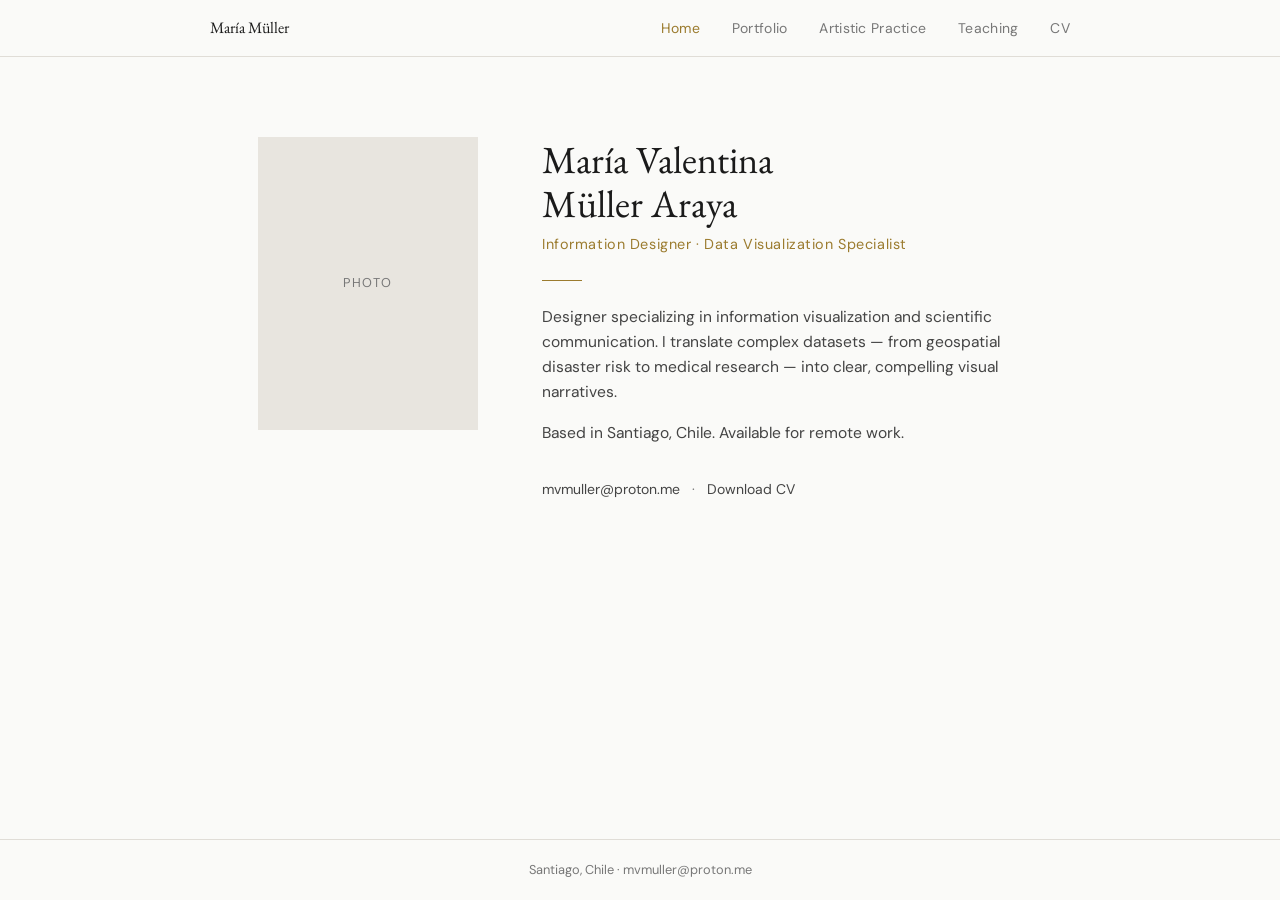
<file: index.html>
<!DOCTYPE html>
<html lang="en">
<head>
  <meta charset="UTF-8" />
  <meta name="viewport" content="width=device-width, initial-scale=1.0"/>
  <title>María Müller</title>
  <link rel="preconnect" href="https://fonts.googleapis.com">
  <link href="https://fonts.googleapis.com/css2?family=EB+Garamond:ital,wght@0,400;0,500;1,400&family=DM+Sans:wght@300;400;500&display=swap" rel="stylesheet">
  <link rel="stylesheet" href="style.css">
</head>
<body>

  <header>
    <nav>
      <a href="index.html" class="nav-name">María Müller</a>
      <ul>
        <li><a href="index.html" class="active">Home</a></li>
        <li><a href="portfolio.html">Portfolio</a></li>
        <li><a href="works.html">Artistic Practice</a></li>
        <li><a href="teaching.html">Teaching</a></li>
        <li><a href="cv/CV_MariaValentinaMuller_EN.pdf" target="_blank">CV</a></li>
      </ul>
    </nav>
  </header>

  <main class="home-layout">

    <div class="home-photo">
      <!-- Replace with your photo: <img src="photo.jpg" alt="María Müller"> -->
      <div class="photo-placeholder">
        <span>Photo</span>
      </div>
    </div>

    <div class="home-content">
      <h1>María Valentina<br>Müller Araya</h1>
      <p class="subtitle">Information Designer · Data Visualization Specialist</p>
      <div class="divider"></div>
      <p class="bio">
        Designer specializing in information visualization and scientific communication.
        I translate complex datasets — from geospatial disaster risk to medical research —
        into clear, compelling visual narratives.
      </p>
      <p class="bio">
        Based in Santiago, Chile. Available for remote work.
      </p>
      <div class="contact-links">
        <a href="mailto:mvmuller@proton.me">mvmuller@proton.me</a>
        <span class="sep">·</span>
        <a href="cv/CV_MariaValentinaMuller_EN.pdf" target="_blank">Download CV</a>
      </div>
    </div>

  </main>

  <footer>
    <p>Santiago, Chile · <a href="mailto:mvmuller@proton.me">mvmuller@proton.me</a></p>
  </footer>

</body>
</html>
</file>
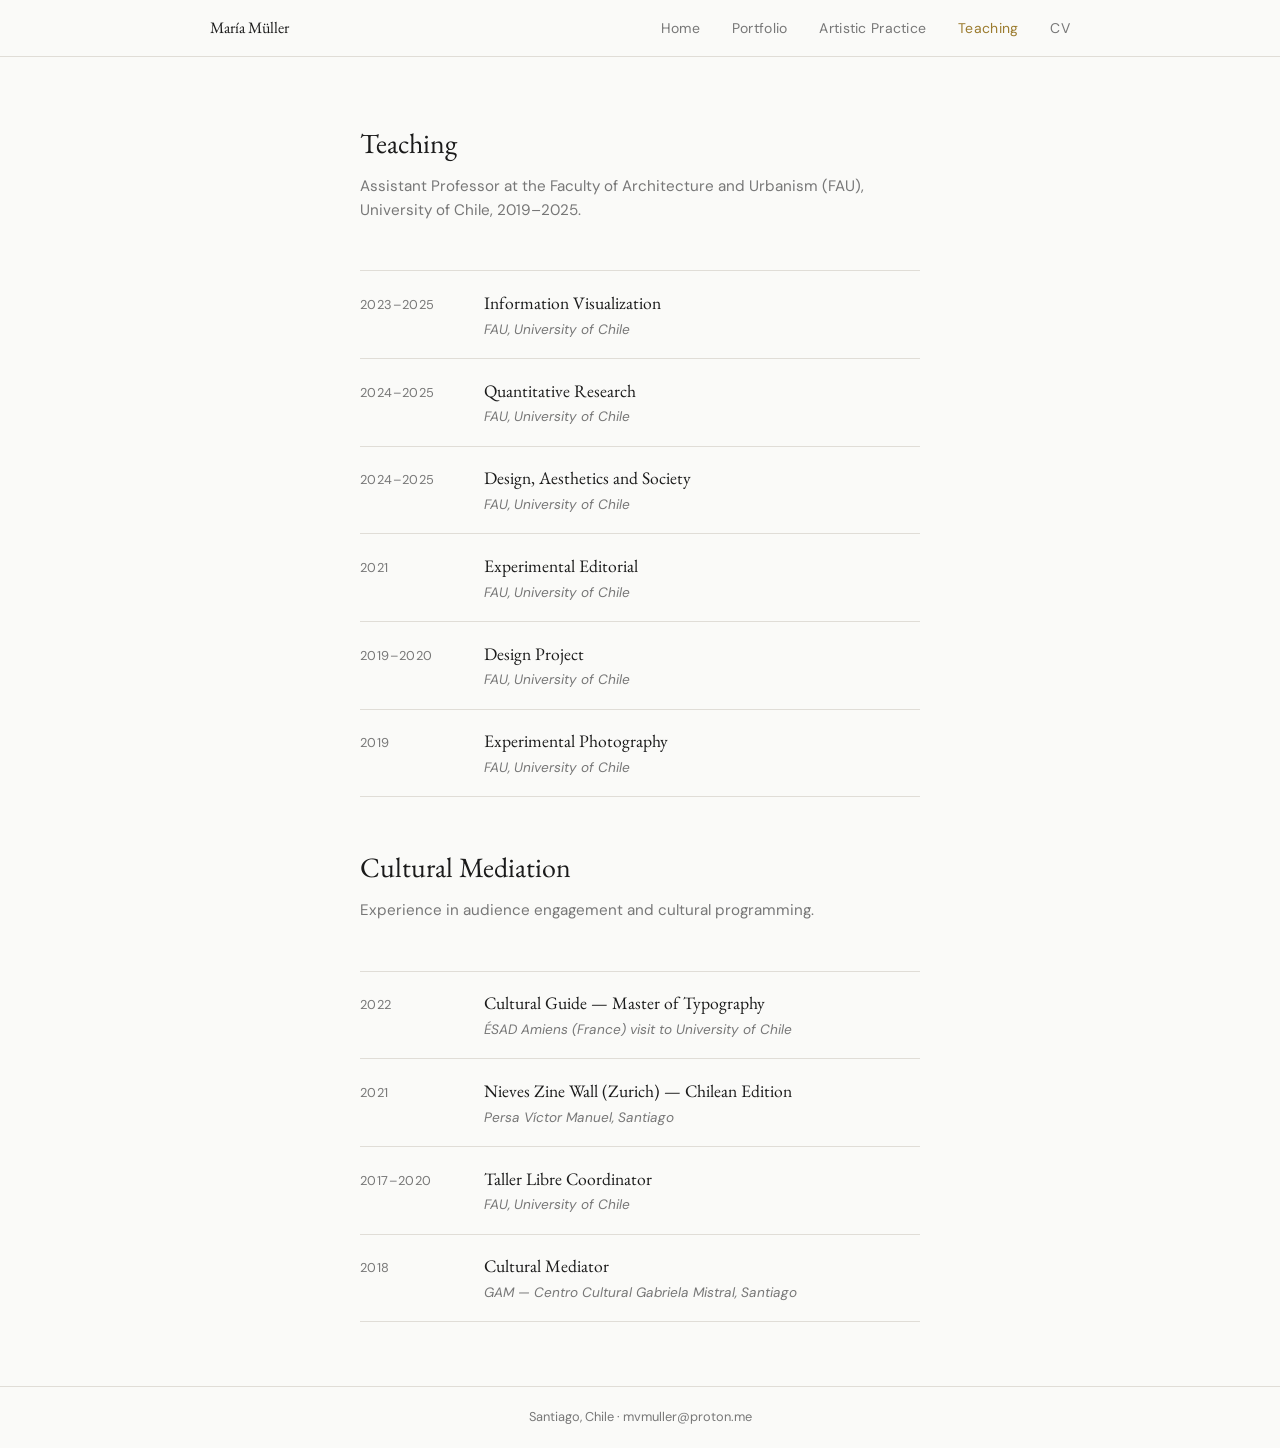
<file: teaching.html>
<!DOCTYPE html>
<html lang="en">
<head>
  <meta charset="UTF-8" />
  <meta name="viewport" content="width=device-width, initial-scale=1.0"/>
  <title>Teaching · María Müller</title>
  <link rel="preconnect" href="https://fonts.googleapis.com">
  <link href="https://fonts.googleapis.com/css2?family=EB+Garamond:ital,wght@0,400;0,500;1,400&family=DM+Sans:wght@300;400;500&display=swap" rel="stylesheet">
  <link rel="stylesheet" href="style.css">
</head>
<body>

  <header>
    <nav>
      <a href="index.html" class="nav-name">María Müller</a>
      <ul>
        <li><a href="index.html">Home</a></li>
        <li><a href="portfolio.html">Portfolio</a></li>
        <li><a href="works.html">Artistic Practice</a></li>
        <li><a href="teaching.html" class="active">Teaching</a></li>
        <li><a href="cv/CV_MariaValentinaMuller_EN.pdf" target="_blank">CV</a></li>
      </ul>
    </nav>
  </header>

  <main class="page-layout">

    <h2 class="page-title">Teaching</h2>
    <p class="page-intro">
      Assistant Professor at the Faculty of Architecture and Urbanism (FAU),
      University of Chile, 2019–2025.
    </p>

    <div class="teaching-list">

      <div class="course">
        <div class="course-year">2023–2025</div>
        <div class="course-info">
          <h3>Information Visualization</h3>
          <p>FAU, University of Chile</p>
        </div>
      </div>

      <div class="course">
        <div class="course-year">2024–2025</div>
        <div class="course-info">
          <h3>Quantitative Research</h3>
          <p>FAU, University of Chile</p>
        </div>
      </div>

      <div class="course">
        <div class="course-year">2024–2025</div>
        <div class="course-info">
          <h3>Design, Aesthetics and Society</h3>
          <p>FAU, University of Chile</p>
        </div>
      </div>

      <div class="course">
        <div class="course-year">2021</div>
        <div class="course-info">
          <h3>Experimental Editorial</h3>
          <p>FAU, University of Chile</p>
        </div>
      </div>

      <div class="course">
        <div class="course-year">2019–2020</div>
        <div class="course-info">
          <h3>Design Project</h3>
          <p>FAU, University of Chile</p>
        </div>
      </div>

      <div class="course">
        <div class="course-year">2019</div>
        <div class="course-info">
          <h3>Experimental Photography</h3>
          <p>FAU, University of Chile</p>
        </div>
      </div>

    </div>

    <div class="section-break"></div>

    <h2 class="page-title" style="margin-top:0">Cultural Mediation</h2>
    <p class="page-intro">
      Experience in audience engagement and cultural programming.
    </p>

    <div class="teaching-list">

      <div class="course">
        <div class="course-year">2022</div>
        <div class="course-info">
          <h3>Cultural Guide — Master of Typography</h3>
          <p>ÉSAD Amiens (France) visit to University of Chile</p>
        </div>
      </div>

      <div class="course">
        <div class="course-year">2021</div>
        <div class="course-info">
          <h3>Nieves Zine Wall (Zurich) — Chilean Edition</h3>
          <p>Persa Víctor Manuel, Santiago</p>
        </div>
      </div>

      <div class="course">
        <div class="course-year">2017–2020</div>
        <div class="course-info">
          <h3>Taller Libre Coordinator</h3>
          <p>FAU, University of Chile</p>
        </div>
      </div>

      <div class="course">
        <div class="course-year">2018</div>
        <div class="course-info">
          <h3>Cultural Mediator</h3>
          <p>GAM — Centro Cultural Gabriela Mistral, Santiago</p>
        </div>
      </div>

    </div>

  </main>

  <footer>
    <p>Santiago, Chile · <a href="mailto:mvmuller@proton.me">mvmuller@proton.me</a></p>
  </footer>

</body>
</html>
</file>
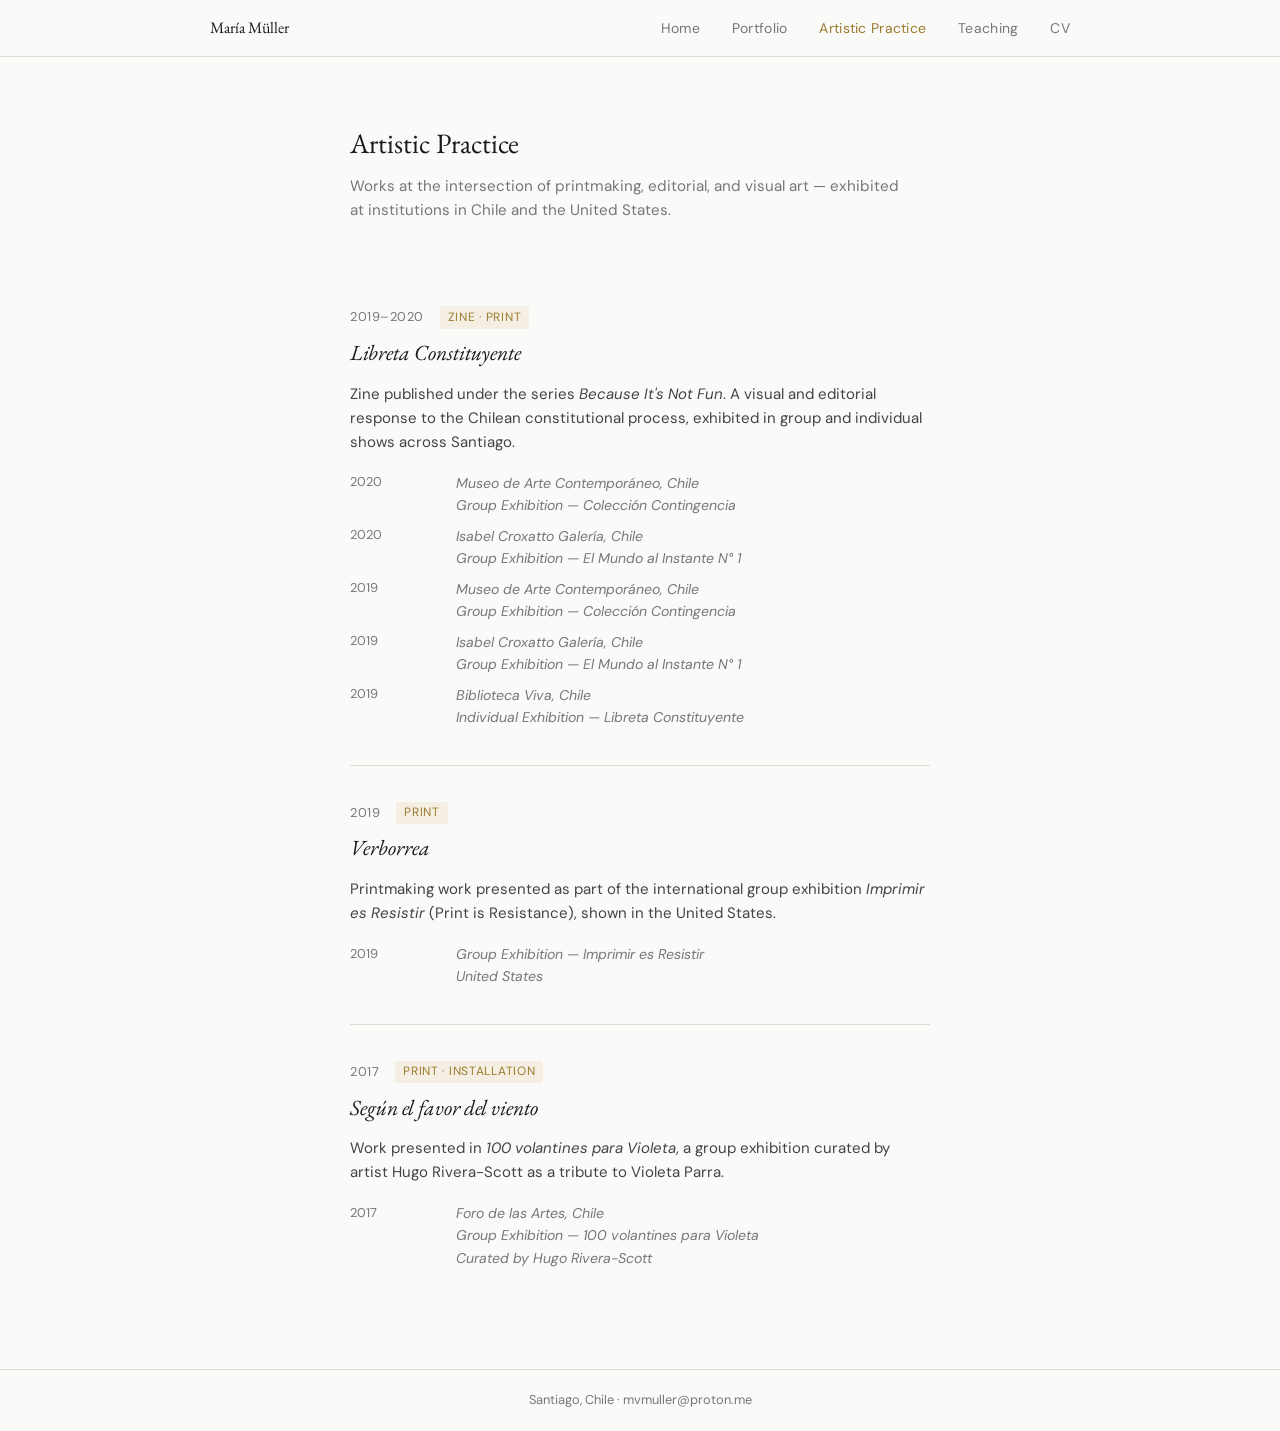
<file: works.html>
<!DOCTYPE html>
<html lang="en">
<head>
  <meta charset="UTF-8" />
  <meta name="viewport" content="width=device-width, initial-scale=1.0"/>
  <title>Artistic Practice · María Müller</title>
  <link rel="preconnect" href="https://fonts.googleapis.com">
  <link href="https://fonts.googleapis.com/css2?family=EB+Garamond:ital,wght@0,400;0,500;1,400&family=DM+Sans:wght@300;400;500&display=swap" rel="stylesheet">
  <link rel="stylesheet" href="style.css">
  <style>
    .work {
      padding: 2.25rem 0;
    }

    .work-divider {
      height: 1px;
      background: var(--border);
    }

    .work-meta {
      display: flex;
      gap: 1rem;
      align-items: center;
      margin-bottom: 0.4rem;
      flex-wrap: wrap;
    }

    .work-year {
      font-size: 0.8rem;
      color: var(--text-soft);
      letter-spacing: 0.04em;
    }

    .work-medium {
      font-size: 0.75rem;
      color: var(--accent);
      letter-spacing: 0.06em;
      text-transform: uppercase;
      background: #f5efe3;
      padding: 0.1rem 0.5rem;
      border-radius: 2px;
    }

    .work h3 {
      font-family: var(--font-serif);
      font-size: 1.35rem;
      font-weight: 400;
      margin-bottom: 0.75rem;
      font-style: italic;
    }

    .work-desc {
      font-size: 0.94rem;
      color: var(--text-mid);
      max-width: 580px;
      margin-bottom: 1.1rem;
    }

    .exhibitions {
      display: flex;
      flex-direction: column;
      gap: 0.5rem;
    }

    .exhibition {
      display: grid;
      grid-template-columns: 90px 1fr;
      gap: 1rem;
      font-size: 0.88rem;
    }

    .exhibition-year {
      color: var(--text-soft);
      font-size: 0.8rem;
      padding-top: 0.05rem;
    }

    .exhibition-info strong {
      color: var(--text);
      font-weight: 500;
    }

    .exhibition-info span {
      color: var(--text-soft);
      font-style: italic;
    }

    .exhibition-venue {
      color: var(--text-mid);
    }

    .work img {
      width: 100%;
      margin-top: 1.25rem;
      display: block;
    }
  </style>
</head>
<body>

  <header>
    <nav>
      <a href="index.html" class="nav-name">María Müller</a>
      <ul>
        <li><a href="index.html">Home</a></li>
        <li><a href="portfolio.html">Portfolio</a></li>
        <li><a href="works.html" class="active">Artistic Practice</a></li>
        <li><a href="teaching.html">Teaching</a></li>
        <li><a href="cv/CV_MariaValentinaMuller_EN.pdf" target="_blank">CV</a></li>
      </ul>
    </nav>
  </header>

  <main class="page-layout">

    <h2 class="page-title">Artistic Practice</h2>
    <p class="page-intro">
      Works at the intersection of printmaking, editorial, and visual art —
      exhibited at institutions in Chile and the United States.
    </p>

    <div class="projects">

      <!-- LIBRETA CONSTITUYENTE -->
      <article class="work">
        <div class="work-meta">
          <span class="work-year">2019–2020</span>
          <span class="work-medium">Zine · Print</span>
        </div>
        <h3>Libreta Constituyente</h3>
        <p class="work-desc">
          Zine published under the series <em>Because It's Not Fun</em>.
          A visual and editorial response to the Chilean constitutional process,
          exhibited in group and individual shows across Santiago.
        </p>
        <div class="exhibitions">
          <div class="exhibition">
            <span class="exhibition-year">2020</span>
            <div class="exhibition-info">
              <span class="exhibition-venue">Museo de Arte Contemporáneo, Chile</span><br>
              <span>Group Exhibition — <em>Colección Contingencia</em></span>
            </div>
          </div>
          <div class="exhibition">
            <span class="exhibition-year">2020</span>
            <div class="exhibition-info">
              <span class="exhibition-venue">Isabel Croxatto Galería, Chile</span><br>
              <span>Group Exhibition — <em>El Mundo al Instante N° 1</em></span>
            </div>
          </div>
          <div class="exhibition">
            <span class="exhibition-year">2019</span>
            <div class="exhibition-info">
              <span class="exhibition-venue">Museo de Arte Contemporáneo, Chile</span><br>
              <span>Group Exhibition — <em>Colección Contingencia</em></span>
            </div>
          </div>
          <div class="exhibition">
            <span class="exhibition-year">2019</span>
            <div class="exhibition-info">
              <span class="exhibition-venue">Isabel Croxatto Galería, Chile</span><br>
              <span>Group Exhibition — <em>El Mundo al Instante N° 1</em></span>
            </div>
          </div>
          <div class="exhibition">
            <span class="exhibition-year">2019</span>
            <div class="exhibition-info">
              <span class="exhibition-venue">Biblioteca Viva, Chile</span><br>
              <span>Individual Exhibition — <em>Libreta Constituyente</em></span>
            </div>
          </div>
        </div>
        <!-- Add image: <img src="images/libreta-constituyente.jpg" alt="Libreta Constituyente"> -->
      </article>

      <div class="work-divider"></div>

      <!-- VERBORREA -->
      <article class="work">
        <div class="work-meta">
          <span class="work-year">2019</span>
          <span class="work-medium">Print</span>
        </div>
        <h3>Verborrea</h3>
        <p class="work-desc">
          Printmaking work presented as part of the international group exhibition
          <em>Imprimir es Resistir</em> (Print is Resistance), shown in the United States.
        </p>
        <div class="exhibitions">
          <div class="exhibition">
            <span class="exhibition-year">2019</span>
            <div class="exhibition-info">
              <span class="exhibition-venue">Group Exhibition — <em>Imprimir es Resistir</em></span><br>
              <span>United States</span>
            </div>
          </div>
        </div>
        <!-- Add image: <img src="images/verborrea.jpg" alt="Verborrea"> -->
      </article>

      <div class="work-divider"></div>

      <!-- SEGÚN EL FAVOR DEL VIENTO -->
      <article class="work">
        <div class="work-meta">
          <span class="work-year">2017</span>
          <span class="work-medium">Print · Installation</span>
        </div>
        <h3>Según el favor del viento</h3>
        <p class="work-desc">
          Work presented in <em>100 volantines para Violeta</em>, a group exhibition
          curated by artist Hugo Rivera-Scott as a tribute to Violeta Parra.
        </p>
        <div class="exhibitions">
          <div class="exhibition">
            <span class="exhibition-year">2017</span>
            <div class="exhibition-info">
              <span class="exhibition-venue">Foro de las Artes, Chile</span><br>
              <span>Group Exhibition — <em>100 volantines para Violeta</em></span><br>
              <span>Curated by Hugo Rivera-Scott</span>
            </div>
          </div>
        </div>
        <!-- Add image: <img src="images/segun-el-favor.jpg" alt="Según el favor del viento"> -->
      </article>

    </div>

  </main>

  <footer>
    <p>Santiago, Chile · <a href="mailto:mvmuller@proton.me">mvmuller@proton.me</a></p>
  </footer>

</body>
</html>
</file>
<file: style.css>
/* ── Variables ── */
:root {
  --accent: #9B7B2E;
  --accent-light: #C4A055;
  --text: #1a1a1a;
  --text-mid: #444;
  --text-soft: #777;
  --bg: #fafaf8;
  --border: #e0ddd7;
  --font-serif: 'EB Garamond', Georgia, serif;
  --font-sans: 'DM Sans', system-ui, sans-serif;
  --max-width: 860px;
}

/* ── Reset ── */
*, *::before, *::after { box-sizing: border-box; margin: 0; padding: 0; }

html { font-size: 16px; }

body {
  font-family: var(--font-sans);
  background: var(--bg);
  color: var(--text);
  line-height: 1.6;
  min-height: 100vh;
  display: flex;
  flex-direction: column;
}

a {
  color: var(--accent);
  text-decoration: none;
}
a:hover { text-decoration: underline; }

/* ── Header / Nav ── */
header {
  border-bottom: 1px solid var(--border);
  padding: 0 2rem;
}

nav {
  max-width: var(--max-width);
  margin: 0 auto;
  display: flex;
  align-items: center;
  justify-content: space-between;
  height: 56px;
  gap: 2rem;
}

.nav-name {
  font-family: var(--font-serif);
  font-size: 1rem;
  color: var(--text);
  white-space: nowrap;
  flex-shrink: 0;
}
.nav-name:hover { text-decoration: none; color: var(--accent); }

nav ul {
  list-style: none;
  display: flex;
  gap: 2rem;
}

nav ul a {
  font-size: 0.875rem;
  color: var(--text-soft);
  letter-spacing: 0.02em;
}
nav ul a:hover,
nav ul a.active {
  color: var(--accent);
  text-decoration: none;
}

/* ── Home layout ── */
.home-layout {
  max-width: var(--max-width);
  margin: 0 auto;
  padding: 5rem 2rem 4rem;
  display: grid;
  grid-template-columns: 220px 1fr;
  gap: 4rem;
  align-items: start;
  flex: 1;
}

.home-photo img {
  width: 100%;
  aspect-ratio: 3/4;
  object-fit: cover;
  filter: grayscale(15%);
}

.photo-placeholder {
  width: 100%;
  aspect-ratio: 3/4;
  background: #e8e5df;
  display: flex;
  align-items: center;
  justify-content: center;
  color: var(--text-soft);
  font-size: 0.8rem;
  letter-spacing: 0.1em;
  text-transform: uppercase;
}

h1 {
  font-family: var(--font-serif);
  font-size: 2.4rem;
  font-weight: 400;
  line-height: 1.15;
  color: var(--text);
  margin-bottom: 0.5rem;
}

.subtitle {
  font-size: 0.9rem;
  color: var(--accent);
  letter-spacing: 0.04em;
  margin-bottom: 1.5rem;
}

.divider {
  width: 2.5rem;
  height: 1px;
  background: var(--accent);
  margin-bottom: 1.5rem;
}

.bio {
  font-size: 0.975rem;
  color: var(--text-mid);
  margin-bottom: 1rem;
  max-width: 480px;
}

.contact-links {
  margin-top: 2rem;
  font-size: 0.875rem;
  color: var(--text-soft);
}
.contact-links a { color: var(--text-mid); }
.contact-links a:hover { color: var(--accent); }
.sep { margin: 0 0.5rem; }

/* ── Page layout (portfolio, teaching) ── */
.page-layout {
  max-width: var(--max-width);
  margin: 0 auto;
  padding: 4rem 2rem 4rem;
  flex: 1;
}

.page-title {
  font-family: var(--font-serif);
  font-size: 1.75rem;
  font-weight: 400;
  margin-bottom: 0.5rem;
  color: var(--text);
}

.page-intro {
  font-size: 0.95rem;
  color: var(--text-soft);
  margin-bottom: 3rem;
  max-width: 560px;
}

/* ── Projects ── */
.projects { display: flex; flex-direction: column; }

.project {
  padding: 2rem 0;
}

.project-divider {
  height: 1px;
  background: var(--border);
}

.project-meta {
  display: flex;
  gap: 1rem;
  align-items: center;
  margin-bottom: 0.4rem;
}

.project-year {
  font-size: 0.8rem;
  color: var(--text-soft);
  letter-spacing: 0.04em;
}

.project-tag {
  font-size: 0.75rem;
  color: var(--accent);
  letter-spacing: 0.06em;
  text-transform: uppercase;
  background: #f5efe3;
  padding: 0.1rem 0.5rem;
  border-radius: 2px;
}

.project h3 {
  font-family: var(--font-serif);
  font-size: 1.3rem;
  font-weight: 400;
  margin-bottom: 0.2rem;
}

.project-client {
  font-size: 0.85rem;
  color: var(--accent-light);
  margin-bottom: 0.75rem;
  font-style: italic;
}

.project-desc {
  font-size: 0.94rem;
  color: var(--text-mid);
  max-width: 620px;
  margin-bottom: 0.75rem;
}

.project-tools {
  font-size: 0.8rem;
  color: var(--text-soft);
  letter-spacing: 0.02em;
}

.project img {
  width: 100%;
  margin-top: 1.25rem;
  display: block;
}

/* ── Teaching ── */
.teaching-list {
  display: flex;
  flex-direction: column;
  gap: 0;
}

.course {
  display: grid;
  grid-template-columns: 100px 1fr;
  gap: 1.5rem;
  padding: 1.1rem 0;
  border-bottom: 1px solid var(--border);
  align-items: baseline;
}
.course:first-child { border-top: 1px solid var(--border); }

.course-year {
  font-size: 0.8rem;
  color: var(--text-soft);
  letter-spacing: 0.03em;
  padding-top: 0.1rem;
}

.course h3 {
  font-family: var(--font-serif);
  font-size: 1.1rem;
  font-weight: 400;
  margin-bottom: 0.1rem;
}

.course p {
  font-size: 0.85rem;
  color: var(--text-soft);
  font-style: italic;
}

.section-break {
  height: 3rem;
}

/* ── Footer ── */
footer {
  border-top: 1px solid var(--border);
  padding: 1.25rem 2rem;
  text-align: center;
}

footer p {
  font-size: 0.8rem;
  color: var(--text-soft);
}

footer a { color: var(--text-soft); }
footer a:hover { color: var(--accent); }

/* ── Responsive ── */
@media (max-width: 640px) {
  .home-layout {
    grid-template-columns: 1fr;
    gap: 2rem;
    padding: 2.5rem 1.25rem;
  }
  .home-photo { max-width: 180px; }
  h1 { font-size: 1.9rem; }
  nav { height: auto; padding: 1rem 0; flex-wrap: wrap; gap: 0.75rem; }
  nav ul { gap: 1.25rem; }
  .page-layout { padding: 2.5rem 1.25rem; }
  .course { grid-template-columns: 80px 1fr; gap: 1rem; }
}
</file>
